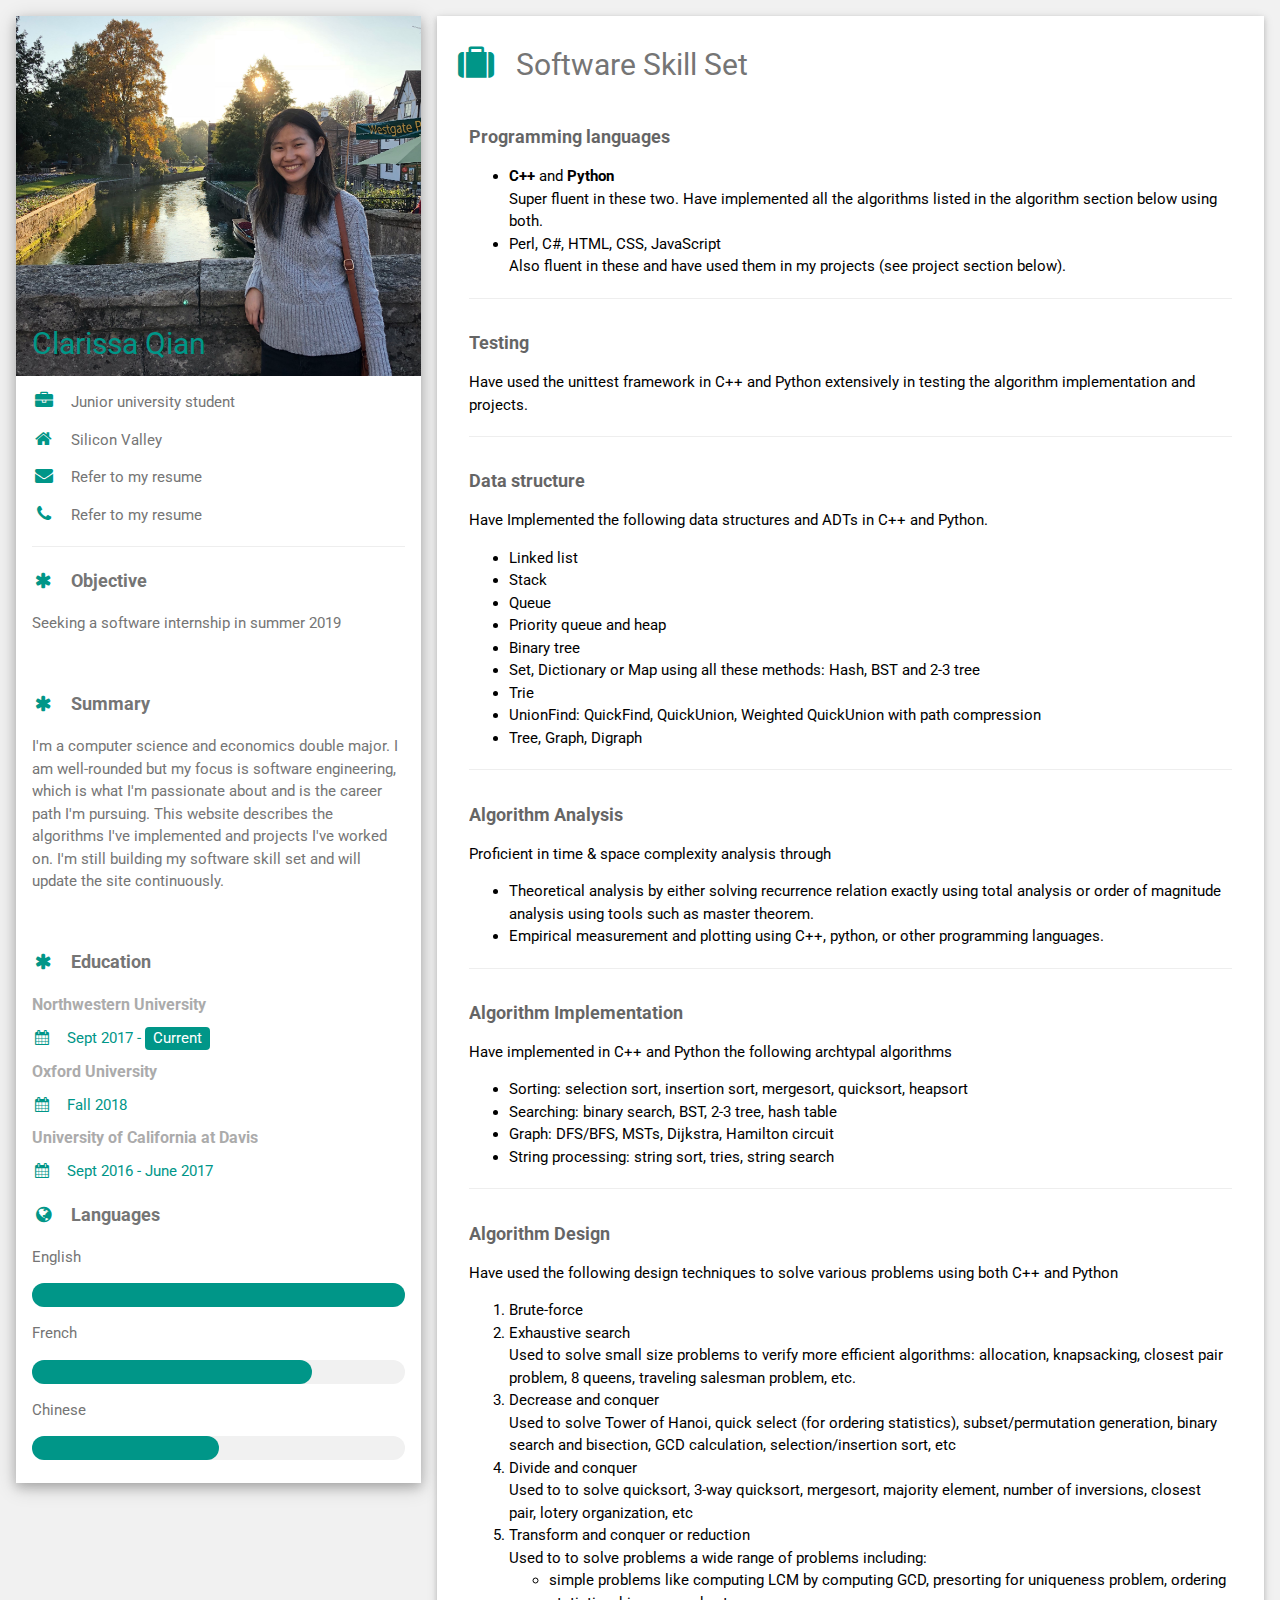
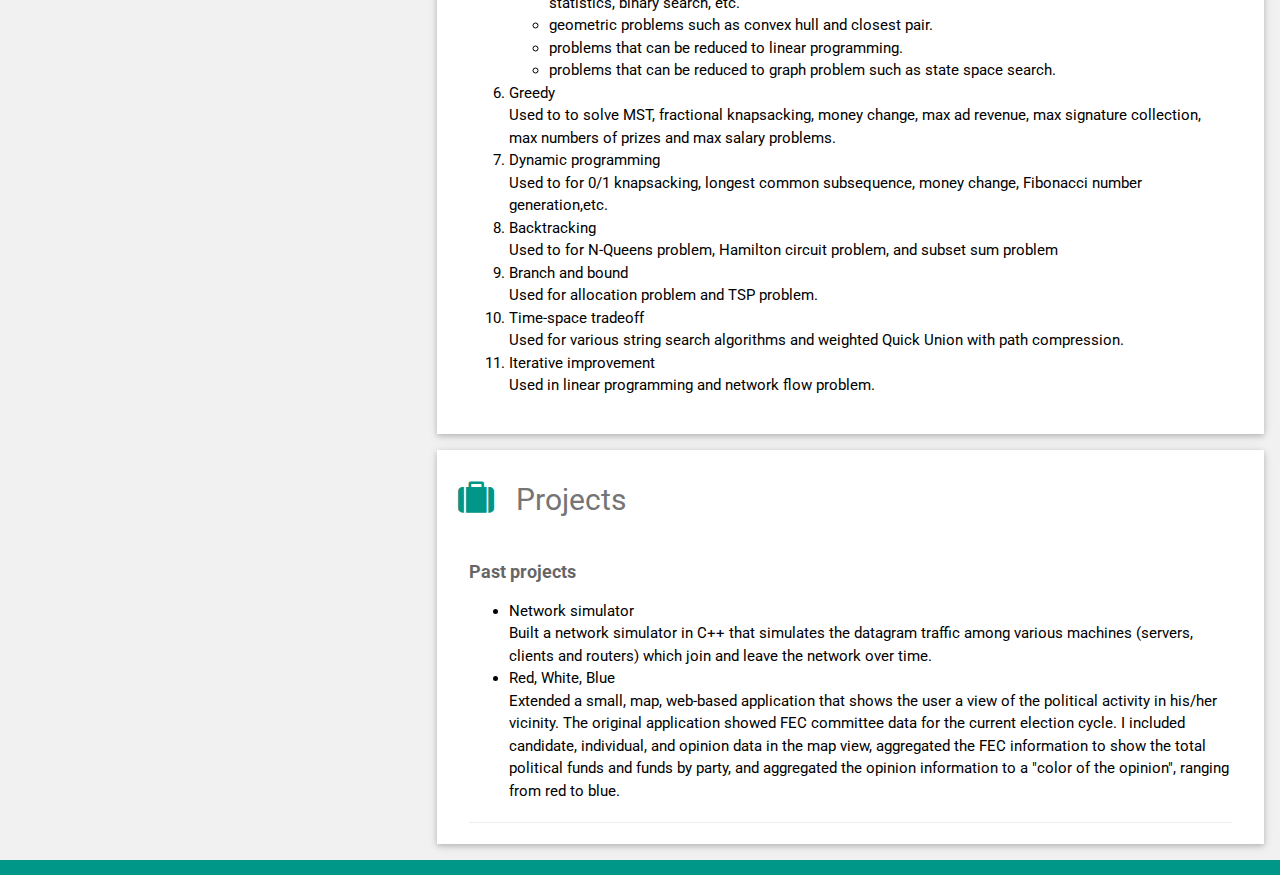
<file: index.html>
<!DOCTYPE html>
<html>
<title>Clarissa Qian</title>
<meta charset="UTF-8">
<meta name="viewport" content="width=device-width, initial-scale=1">
<link rel="stylesheet" href="https://www.w3schools.com/w3css/4/w3.css">
<link rel='stylesheet' href='https://fonts.googleapis.com/css?family=Roboto'>
<link rel="stylesheet" href="https://cdnjs.cloudflare.com/ajax/libs/font-awesome/4.7.0/css/font-awesome.min.css">
<style>
html,body,h1,h2,h3,h4,h5,h6 {font-family: "Roboto", sans-serif}
</style>
<body class="w3-light-grey">

<!-- Page Container -->
<div class="w3-content w3-margin-top" style="max-width:1400px;">

  <!-- The Grid -->
  <div class="w3-row-padding">
  
    <!-- Left Column -->
    <div class="w3-third">
    
      <div class="w3-white w3-text-grey w3-card-4">
        <div class="w3-display-container">
          <img src="IMG_4527.jpeg" style="width:100%" alt="Avatar">
          <div class="w3-display-bottomleft w3-container w3-text-teal">
            <h2>Clarissa Qian</h2>
          </div>
        </div>
        <div class="w3-container">
          <p><i class="fa fa-briefcase fa-fw w3-margin-right w3-large w3-text-teal"></i>Junior university student</p>
          <p><i class="fa fa-home fa-fw w3-margin-right w3-large w3-text-teal"></i>Silicon Valley</p>
          <p><i class="fa fa-envelope fa-fw w3-margin-right w3-large w3-text-teal"></i>Refer to my resume</p>
          <p><i class="fa fa-phone fa-fw w3-margin-right w3-large w3-text-teal"></i>Refer to my resume</p>
          <hr>

          <p class="w3-large"><b><i class="fa fa-asterisk fa-fw w3-margin-right w3-text-teal"></i>Objective</b></p>
          <p>Seeking a software internship in summer 2019</p>
          <br>


          <p class="w3-large"><b><i class="fa fa-asterisk fa-fw w3-margin-right w3-text-teal"></i>Summary</b></p>
          <p>I'm a computer science and economics double major. I am well-rounded but my focus is software engineering, which is what I'm passionate about and is the career path I'm pursuing. This website describes the algorithms I've implemented and projects I've worked on. I'm still building my software skill set and will update the site continuously.</p>
          <br>

          <p class="w3-large"><b><i class="fa fa-asterisk fa-fw w3-margin-right w3-text-teal"></i>Education</b></p>
                    <h6 class="w3-opacity"><b>Northwestern University</b></h6>
          <h7 class="w3-text-teal"><i class="fa fa-calendar fa-fw w3-margin-right"></i>Sept 2017 - <span class="w3-tag w3-teal w3-round">Current</span></h7>

                    <h6 class="w3-opacity"><b>Oxford University</b></h6>
          <h7 class="w3-text-teal"><i class="fa fa-calendar fa-fw w3-margin-right"></i>Fall 2018</h7>

                    <h6 class="w3-opacity"><b>University of California at Davis</b></h6>
          <h7 class="w3-text-teal"><i class="fa fa-calendar fa-fw w3-margin-right"></i>Sept 2016 - June 2017</h7>
          <br>

          <p class="w3-large w3-text-theme"><b><i class="fa fa-globe fa-fw w3-margin-right w3-text-teal"></i>Languages</b></p>
          <p>English</p>
          <div class="w3-light-grey w3-round-xlarge">
            <div class="w3-round-xlarge w3-teal" style="height:24px;width:100%"></div>
          </div>
          <p>French</p>
          <div class="w3-light-grey w3-round-xlarge">
            <div class="w3-round-xlarge w3-teal" style="height:24px;width:75%"></div>
          </div>
          <p>Chinese</p>
          <div class="w3-light-grey w3-round-xlarge">
            <div class="w3-round-xlarge w3-teal" style="height:24px;width:50%"></div>
          </div>
          <br>
        </div>
      </div><br>

    <!-- End Left Column -->
    </div>

    <!-- Right Column -->
    <div class="w3-twothird">
    
      <div class="w3-container w3-card w3-white w3-margin-bottom">
        <h2 class="w3-text-grey w3-padding-16"><i class="fa fa-suitcase fa-fw w3-margin-right w3-xxlarge w3-text-teal"></i>Software Skill Set</h2>
        <div class="w3-container">
          <h5 class="w3-opacity"><b>Programming languages</b></h5>
                <ul>
                    <li><strong>C++</strong> and <strong>Python</strong></li>
          Super fluent in these two. Have implemented all the algorithms listed in the algorithm section below using both.
                    <li>Perl, C#, HTML, CSS, JavaScript</li>
                    Also fluent in these and have used them in my projects (see project section below). 
                </ul>
          </p>
          <hr>
        </div>
        <div class="w3-container">
          <h5 class="w3-opacity"><b>Testing</b></h5>
          <p>Have used the unittest framework in C++ and Python extensively in testing the algorithm implementation and projects.</p>
          <hr>
        </div>

        <div class="w3-container">
          <h5 class="w3-opacity"><b>Data structure</b></h5>
          <p>Have Implemented the following data structures and ADTs in C++ and Python.
            <ul>
                <li>Linked list</li>
                <li>Stack</li>
                <li>Queue</li>
                <li>Priority queue and heap</li>
                <li>Binary tree</li>
                <li>Set, Dictionary or Map using all these methods: Hash, BST and 2-3 tree</li>
                <li>Trie</li>
                <li>UnionFind: QuickFind, QuickUnion, Weighted QuickUnion with path compression</li>
                <li>Tree, Graph, Digraph</li>
            </ul>
          </p>
          <hr>
        </div>


        <div class="w3-container">
          <h5 class="w3-opacity"><b>Algorithm Analysis</b></h5>
          <p>Proficient in time & space complexity analysis through
            <ul>
                <li>Theoretical analysis by either solving recurrence relation exactly using total analysis or order of magnitude analysis using tools such as master theorem.</li>
                <li>Empirical measurement and plotting using C++, python, or other programming languages.
            </ul>
          </p>
          <hr>
        </div>


        <div class="w3-container">
          <h5 class="w3-opacity"><b>Algorithm Implementation</b></h5>
          <p>Have implemented in C++ and Python the following archtypal algorithms
                    <ul>
                        <li>Sorting: selection sort, insertion sort, mergesort, quicksort, heapsort</li>
                        <li>Searching: binary search, BST, 2-3 tree, hash table</li>
                        <li>Graph: DFS/BFS, MSTs, Dijkstra, Hamilton circuit</li>
                        <li>String processing: string sort, tries, string search</li>
                    </ul>
          </p>
          <hr>
        </div>


        <div class="w3-container">
          <h5 class="w3-opacity"><b>Algorithm Design</b></h5>
          <p>Have used the following design techniques to solve various problems using both C++ and Python
                 <ol>
                    <li>Brute-force</li>
                    <li>Exhaustive search</li>
                      Used to solve small size problems to verify more efficient algorithms: allocation, knapsacking, closest pair problem, 8 queens, traveling salesman problem, etc.
                    <li>Decrease and conquer</li>
Used to solve Tower of Hanoi, quick select (for ordering statistics), subset/permutation generation, binary search and bisection, GCD calculation, selection/insertion sort, etc
                    <li>Divide and conquer</li>
                    Used to to solve quicksort, 3-way quicksort, mergesort, majority element, number of inversions, closest pair, lotery organization, etc
                    <li>Transform and conquer or reduction</li>
                    Used to to solve problems a wide range of problems including:
                    <ul>
                        <li>simple problems like computing LCM by computing GCD, presorting for uniqueness problem, ordering statistics, binary search, etc.</li>
                        <li>geometric problems such as convex hull and closest pair.</li>
                        <li>problems that can be reduced to linear programming.</li>
                        <li>problems that can be reduced to graph problem such as state space search.</li>
                    </ul>
                    <li>Greedy</li>
                    Used to to solve MST, fractional knapsacking, money change, max ad revenue, max signature collection, max numbers of prizes and max salary problems.
                    <li>Dynamic programming</li>
                    Used to for 0/1 knapsacking, longest common subsequence, money change, Fibonacci number generation,etc. 
                    <li>Backtracking</li>
                    Used to for N-Queens problem, Hamilton circuit problem, and subset sum problem
                    <li>Branch and bound</li>
                    Used for allocation problem and TSP problem.
                    <li>Time-space tradeoff</li>
                    Used for various string search algorithms and weighted Quick Union with path compression.
                    <li>Iterative improvement</li>
                    Used in linear programming and network flow problem.
                </ol>
          </p>
          <br>
        </div>
      </div>

      <div class="w3-container w3-card w3-white">
        <h2 class="w3-text-grey w3-padding-16"><i class="fa fa-suitcase fa-fw w3-margin-right w3-xxlarge w3-text-teal"></i>Projects</h2>
        <div class="w3-container">
          <h5 class="w3-opacity"><b>Past projects</b></h5>
          <p><ul>
                    <li>Network simulator</li>
                    Built a network simulator in C++ that simulates the datagram traffic among various machines (servers, clients and routers) which join and leave the network over time.
                    <li>Red, White, Blue</li>
                    Extended a small, map, web-based application that shows the user a view of the political activity in his/her vicinity. The original application showed FEC committee data for the current election cycle. I included candidate, individual, and opinion data in the map view, aggregated the FEC information to show the total political funds and funds by party, and aggregated the opinion information to a "color of the opinion", ranging from red to blue.
                </ul>
          </p>
          <hr>
        </div>
        <!--
        <div class="w3-container">
          <h5 class="w3-opacity"><b>Ongoing projects</b></h5>
          <hr>
        </div>
        -->
      </div>

    <!-- End Right Column -->
    </div>
    
  <!-- End Grid -->
  </div>
  
  <!-- End Page Container -->
</div>

<footer class="w3-container w3-teal w3-center w3-margin-top">
  <p> </p>
</footer>

</body>
</html>
</file>
